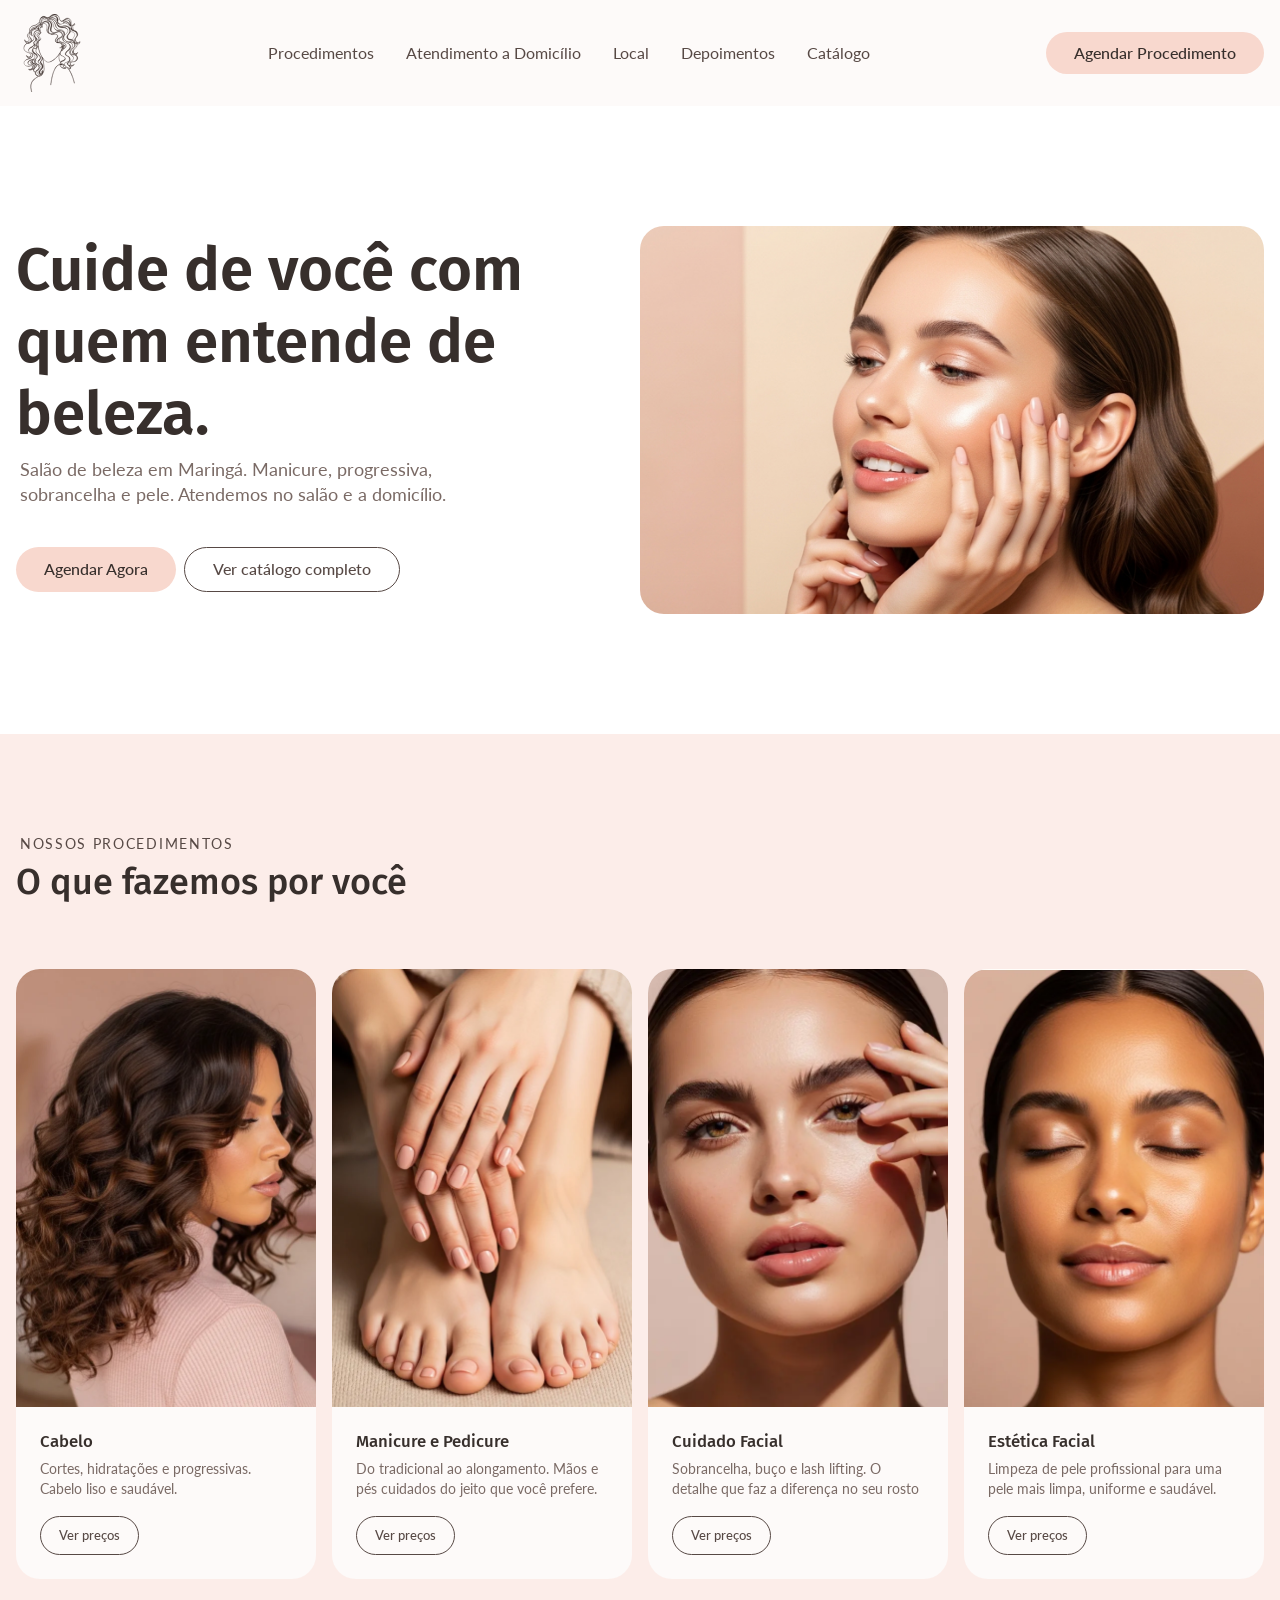
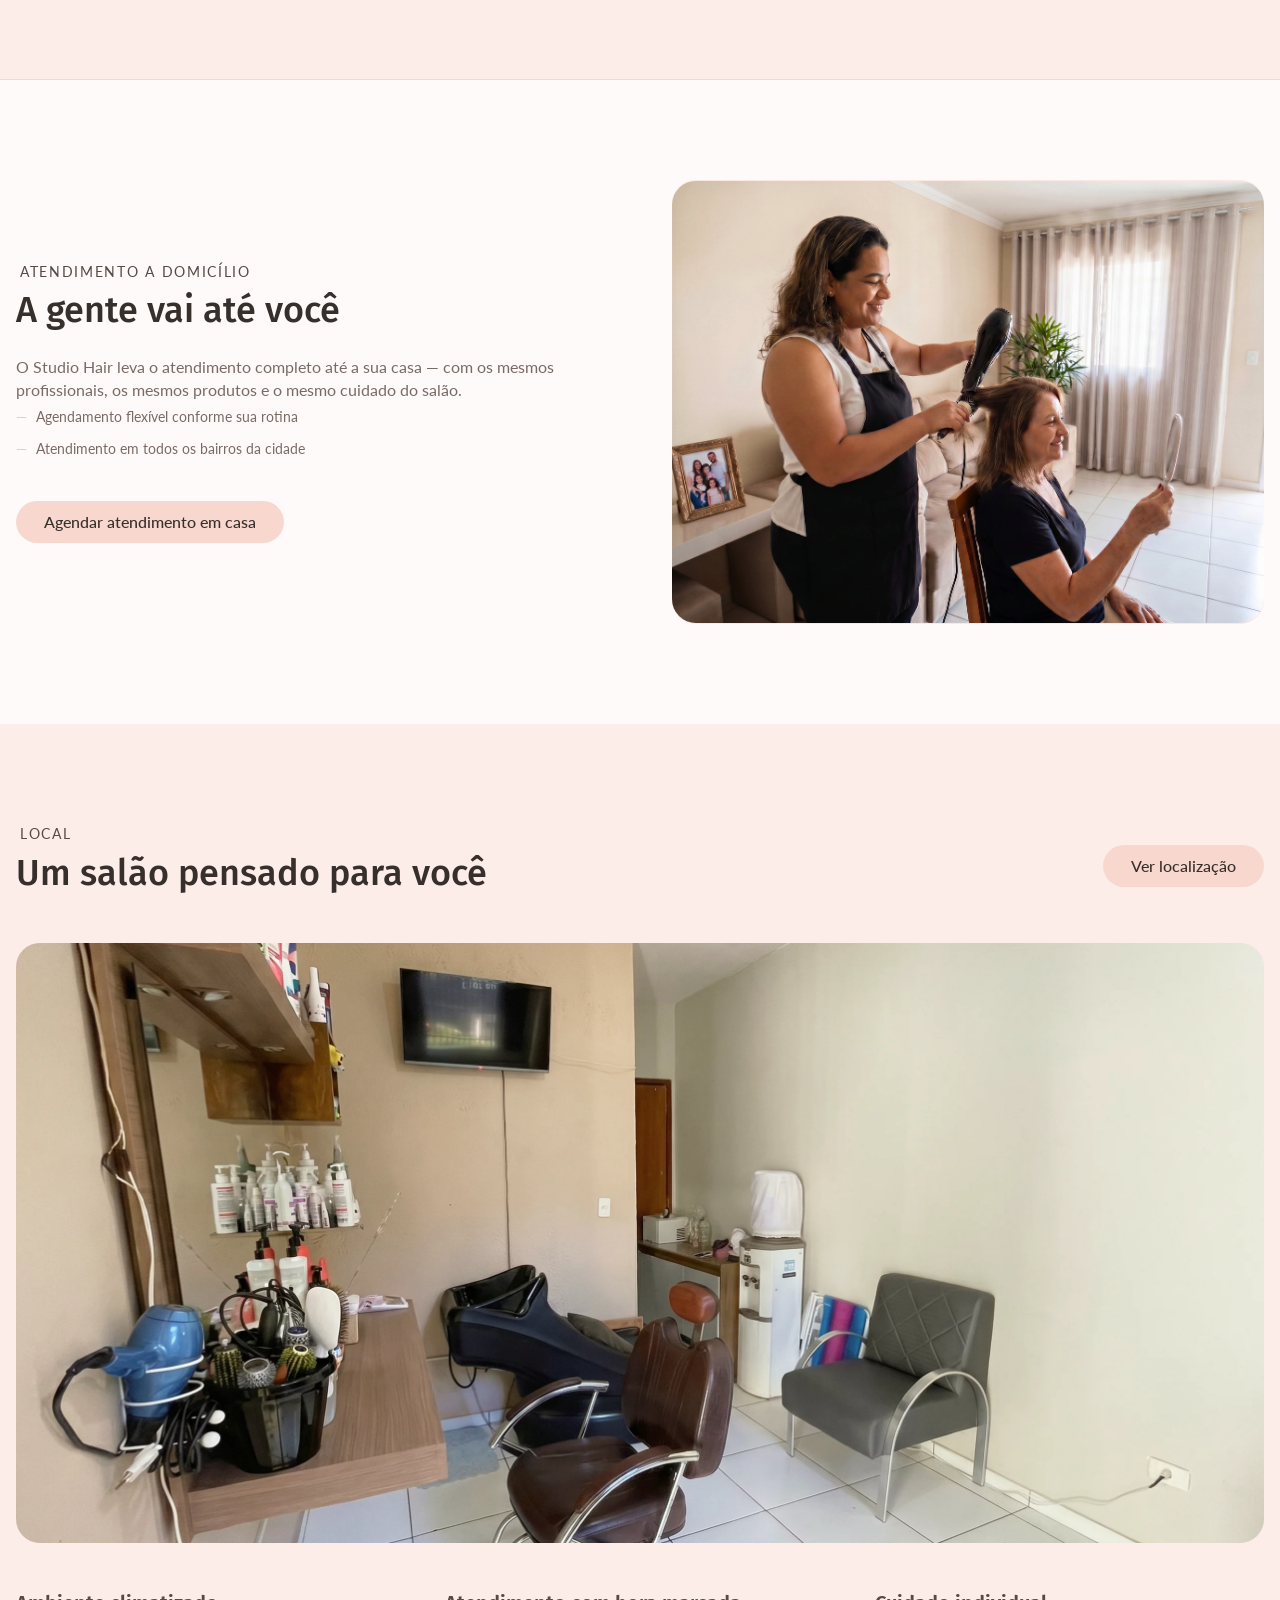
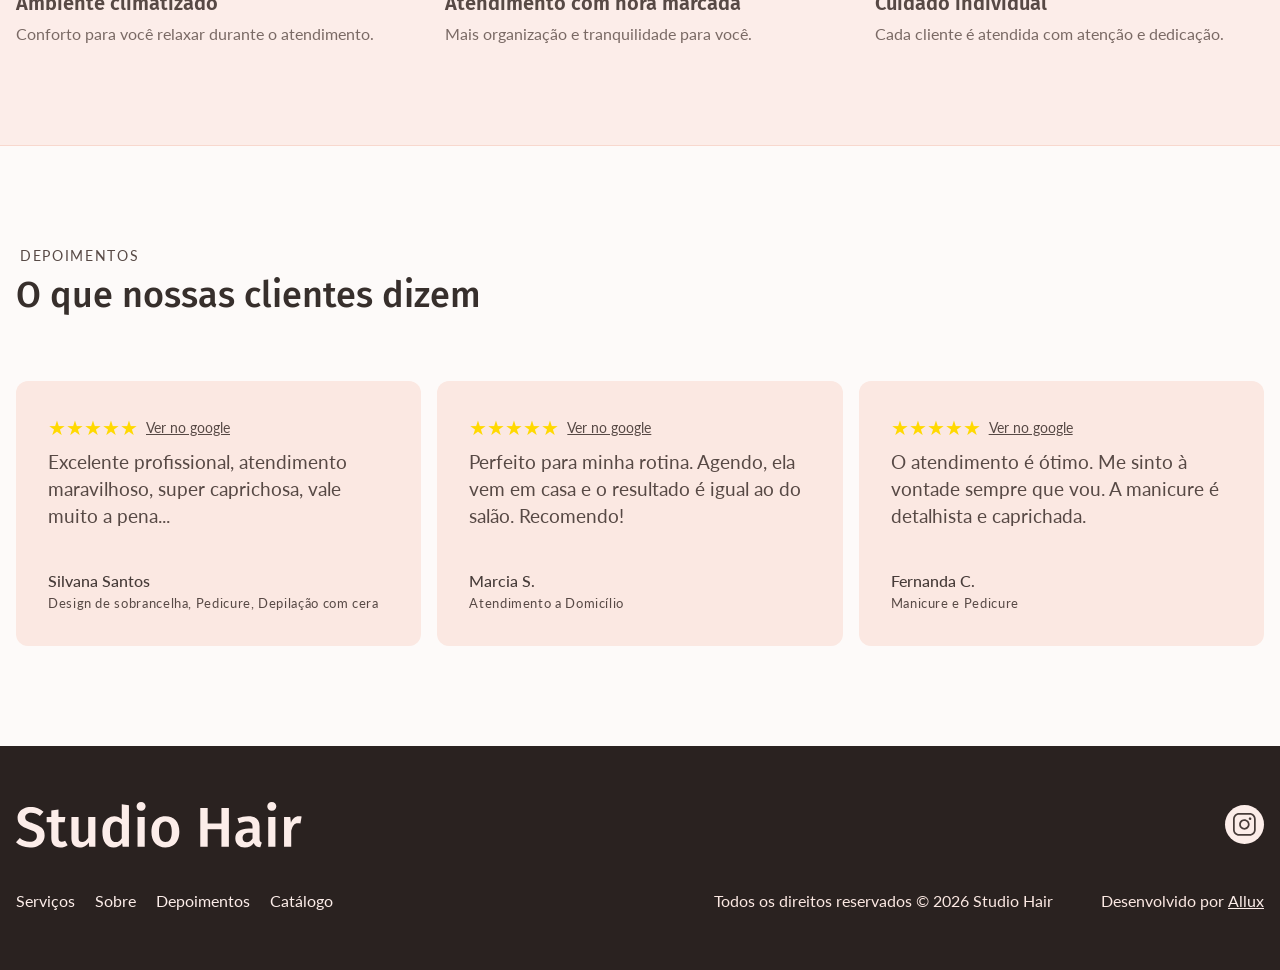
<file: index.html>
<!DOCTYPE html>
<html lang="pt-BR">

<head>
  <meta charset="UTF-8">
  <meta name="viewport" content="width=device-width, initial-scale=1.0">
  <title>Studio Hair — Salão de Beleza em Maringá</title>

  <!-- Meta description -->
  <meta name="description" content="Salão de beleza em Maringá. Manicure, progressiva, sobrancelha e pele. Atendimento no salão e a domicílio. Preços transparentes, profissionais de confiança.">

  <!-- Canonical -->
  <link rel="canonical" href="https://zambianchi-dev.github.io/Studio-Hair/index.html">

  <!-- Favicon -->
  <link rel="icon" href="./assets/svg/favicon.svg" type="image/svg+xml">

  <!-- Open Graph -->
  <meta property="og:title" content="Studio Hair — Salão de Beleza em Maringá">
  <meta property="og:description" content="Manicure, progressiva, sobrancelha e pele. Atendimento em Maringá no salão e a domicílio .">
  <meta property="og:image" content="https://zambianchi-dev.github.io/Studio-Hair/assets/img/hero-woman.jpg">
  <meta property="og:url" content="https://zambianchi-dev.github.io/Studio-Hair/">
  <meta property="og:type" content="website">
  <meta property="og:locale" content="pt_BR">

  <!-- JSON-LD LocalBusiness -->
  <script type="application/ld+json">
  {
    "@context": "https://schema.org",
    "@type": "BeautySalon",
    "name": "Studio Hair",
    "description": "Salão de beleza em Maringá. Manicure, progressiva, sobrancelha e pele. Atendimento no salão e a domicílio.",
    "url": "https://zambianchi-dev.github.io/Studio-Hair/",
    "telephone": "+55[NUMERO_WHATSAPP]",
    "address": {
      "@type": "PostalAddress",
      "streetAddress": "Rua Rio Taperoá, 255",
      "addressLocality": "Maringá",
      "addressRegion": "PR",
      "postalCode": "87043-290",
      "addressCountry": "BR"
    },
    "sameAs": [
      "https://www.instagram.com/valdineiagoncalves777/"
    ],
    "priceRange": "R$35 – R$300"
  }
  </script>

  <link rel="preconnect" href="https://fonts.googleapis.com">
  <link rel="preconnect" href="https://fonts.gstatic.com" crossorigin>
  <link href="https://fonts.googleapis.com/css2?family=Fira+Sans:wght@400;500;600;700&family=Lato:wght@400;700&display=swap" rel="stylesheet">
  <link rel="stylesheet" href="./css/style.min.css">

</head>

<body>

  <!-- ===================== HEADER ===================== -->
  <header>
    <div class="container nav-inner">
      <a href="index.html" class="nav-logo"><img src="./assets/svg/logo.svg" alt="Studio Hair — Salão de Beleza"></a>
      <nav aria-label="Menu principal">
        <ul class="nav-links">
          <li><a href="https://studiohair.github.io/studiohair/#procedimentos">Procedimentos</a></li>
          <li><a href="https://studiohair.github.io/studiohair/#domicilio">Atendimento a Domicílio</a></li>
          <li><a href="https://studiohair.github.io/studiohair/#local">Local</a></li>
          <li><a href="https://studiohair.github.io/studiohair/#depoimentos">Depoimentos</a></li>
          <li><a href="https://studiohair.github.io/studiohair/catalogo/">Catálogo</a></li>
        </ul>
      </nav>
      <a href="https://wa.me/554491032830?text=Ol%C3%A1%20Valdineia%2C%20vim%20pelo%20site!%20Gostaria%20de%20marcar%20um%20hor%C3%A1rio." class="btn btn-primary nav-cta" target="_blank" rel="noopener">
        Agendar Procedimento
      </a>
      <div class="hamburger" id="hamburger" aria-label="Abrir menu" role="button" aria-expanded="false">
        <span class="line-1"></span>
        <span class="line-2"></span>
      </div>
    </div>
  </header>

  <div class="mobile-overlay" id="mobileMenu" aria-hidden="true">
    <div class="mobile-overlay__content">
      <h4>Menu</h4>
      <nav class="mobile-overlay__nav" aria-label="Menu mobile">
        <ul class="mobile-overlay__list">
          <li class="mobile-overlay__itens">
            <a class="mobile-overlay__link" href="#procedimentos">Procedimentos</a>
          </li>
          <li class="mobile-overlay__itens"><a href="#domicilio">Atendimento a Domicílio</a></li>
          <li class="mobile-overlay__itens"><a href="#local">Local</a></li>
          <li class="mobile-overlay__itens"><a href="#depoimentos">Depoimentos</a></li>
          <li class="mobile-overlay__itens"><a href="./catalogo/index.html">Catálogo</a></li>
        </ul>
      </nav>
      <a href="https://www.instagram.com/valdineiagoncalves777/" class="social-icon" target="_blank" rel="noopener" aria-label="Instagram do Studio Hair">
        <img src="./assets/svg/InstagramLogo.svg" alt="Instagram">
      </a>
    </div>
  </div>

  <main>

    <!-- ===================== HERO ===================== -->
    <section id="inicio" class="hero">
      <div class="container hero-container">
        <div class="hero-inner">
          <p class="section-label"></p>
          <h1>Cuide de você com quem entende de beleza.</h1>
          <p class="hero-sub">
            Salão de beleza em Maringá. Manicure, progressiva, sobrancelha e pele. Atendemos no salão e a domicílio.
          </p>
          <div class="hero-actions">
            <a href="https://wa.me/554491032830?text=Ol%C3%A1%20Valdineia%2C%20vim%20pelo%20site!%20Gostaria%20de%20marcar%20um%20hor%C3%A1rio." class="btn btn-primary" target="_blank" rel="noopener">
              Agendar Agora
            </a>
            <a href="./catalogo/index.html" class="btn btn-outline">
              Ver catálogo completo
            </a>
          </div>
        </div>
        <div class="img-hero">
          <img src="./assets/img/hero-woman.jpg" alt="Mulher com cabelo liso e bem cuidado — Studio Hair Maringá">
        </div>
      </div>
    </section>

    <!-- ===================== SERVIÇOS ===================== -->
    <section id="procedimentos" class="section-services">
      <div class="container">
        <div class="section-header">
          <p class="section-label">Nossos Procedimentos</p>
          <h2>O que fazemos por você</h2>
        </div>
        <div class="services-grid">

          <div class="service-card">
            <div><img src="./assets/img/cabelo.webp" alt="Procedimento de cabelo — progressiva e hidratação no Studio Hair"></div>
            <div class="service-card__text">
              <h3>Cabelo</h3>
              <p>Cortes, hidratações e progressivas. Cabelo liso e saudável.</p>
              <a class="btn btn-outline" href="https://studiohair.github.io/studiohair/catalogo/#cabelo">Ver preços</a>
            </div>
          </div>

          <div class="service-card">
            <div><img src="./assets/img/manicure.webp" alt="Manicure e pedicure — esmaltação em gel e alongamento no Studio Hair"></div>
            <div class="service-card__text">
              <h3>Manicure e Pedicure</h3>
              <p>Do tradicional ao alongamento. Mãos e pés cuidados do jeito que você prefere.</p>
              <a class="btn btn-outline" href="https://studiohair.github.io/studiohair/catalogo/#ManicurePedicure">Ver preços</a>
            </div>
          </div>

          <div class="service-card">
            <div><img src="./assets/img/embelezamento.webp" alt="Cuidado facial — design de sobrancelha e lash lifting no Studio Hair"></div>
            <div class="service-card__text">
              <h3>Cuidado Facial</h3>
              <p>Sobrancelha, buço e lash lifting. O detalhe que faz a diferença no seu rosto</p>
              <a class="btn btn-outline" href="https://studiohair.github.io/studiohair/catalogo/#CuidadoFacial">Ver preços</a>
            </div>
          </div>

          <div class="service-card">
            <div><img src="./assets/img/estetica.webp" alt="Estética facial — limpeza de pele profissional no Studio Hair Maringá"></div>
            <div class="service-card__text">
              <h3>Estética Facial</h3>
              <p>Limpeza de pele profissional para uma pele mais limpa, uniforme e saudável.</p>
              <a class="btn btn-outline" href="https://studiohair.github.io/studiohair/catalogo/#EsteticaFacialFuncional">Ver preços</a>
            </div>
          </div>

        </div>
      </div>
    </section>

    <!-- ===================== DOMICÍLIO ===================== -->
    <section id="domicilio" class="section-domicilio">
      <div class="container">
        <div class="domicilio-inner">
          <div class="domicilio-content">
            <p class="section-label">Atendimento a domicílio</p>
            <h2>A gente vai até você</h2>
            <p>
              O Studio Hair leva o atendimento completo até a sua casa —
              com os mesmos profissionais, os mesmos produtos e o mesmo cuidado do salão.
            </p>
            <ul class="domicilio-bullets">
              <li>Agendamento flexível conforme sua rotina</li>
              <li>Atendimento em todos os bairros da cidade</li>
            </ul>
            <a href="https://wa.me/554491032830?text=Ol%C3%A1%20Valdineia%2C%20vim%20pelo%20site!%20Gostaria%20de%20marcar%20um%20atendimento%20a%20domic%C3%ADlio." class="btn btn-primary" target="_blank" rel="noopener">
              Agendar atendimento em casa
            </a>
          </div>
          <div class="domicilio-visual" aria-label="Foto ilustrativa de atendimento a domicílio">
            <img src="./assets/img/atendimento-domicilio.webp" alt="Valdineia Gonçalves profissional do salão studio hair atendendo uma cliente a domicílio">
          </div>
        </div>
      </div>
    </section>

    <!-- ===================== LOCAL ===================== -->
    <section id="local" class="section-sobre">
      <div class="container">
        <div class="sobre-inner">
          <div>
            <div>
              <p class="section-label">Local</p>
              <h2>Um salão pensado para você</h2>
            </div>
            <a href="https://maps.app.goo.gl/TB5JfT5xvoV5wqeU9" class="btn btn-primary sobre" target="_blank" rel="noopener">
              Ver localização
            </a>
          </div>

          <div class="sobre-photo">
            <img src="./assets/img/salao-studiohair.webp" alt="Foto do salão Studio Hair em Maringá">
          </div>

          <div class="sobre-content">
            <div>
              <h3>Ambiente climatizado</h3>
              <p>Conforto para você relaxar durante o atendimento.</p>
            </div>
            <div>
              <h3>Atendimento com hora marcada</h3>
              <p>Mais organização e tranquilidade para você.</p>
            </div>
            <div>
              <h3>Cuidado individual</h3>
              <p>Cada cliente é atendida com atenção e dedicação.</p>
            </div>
          </div>
        </div>
      </div>
    </section>

    <!-- ===================== DEPOIMENTOS ===================== -->
    <section id="depoimentos" class="section-depoimentos">
      <div class="container">
        <div class="section-header">
          <p class="section-label">Depoimentos</p>
          <h2>O que nossas clientes dizem</h2>
        </div>
        <div class="depoimentos-grid">

          <div class="depoimento-card">
            <div>
              <div class="star-google">
                <p>★★★★★</p>
                <a href="https://share.google/FZZoZ2Myf3uVTY2MH">Ver no google</a>
              </div>
              <p class="depoimento-text">Excelente profissional, atendimento maravilhoso, super caprichosa, vale muito a pena...</p>
            </div>
            <div class="depoimento-author">
              <strong>Silvana Santos</strong>
              <span>Design de sobrancelha, Pedicure, Depilação com cera</span>
            </div>
          </div>

          <div class="depoimento-card">
            <div>
              <div class="star-google">
                <p>★★★★★</p>
                <a href="http://">Ver no google</a>
              </div>
              <p class="depoimento-text">Perfeito para minha rotina. Agendo, ela vem em casa e o resultado é igual ao do salão. Recomendo!</p>
            </div>
            <div class="depoimento-author">
              <strong>Marcia S.</strong>
              <span>Atendimento a Domicílio</span>
            </div>
          </div>

          <div class="depoimento-card">
            <div>
              <div class="star-google">
                <p>★★★★★</p>
                <a href="http://">Ver no google</a>
              </div>
              <p class="depoimento-text">O atendimento é ótimo. Me sinto à vontade sempre que vou. A manicure é detalhista e caprichada.</p>
            </div>
            <div class="depoimento-author">
              <strong>Fernanda C.</strong>
              <span>Manicure e Pedicure</span>
            </div>
          </div>

        </div>
      </div>
    </section>

  </main>

  <!-- ===================== FOOTER ===================== -->
  <footer>
    <div class="container footer-container">
      <div class="footer-content">
        <a href="index.html"><img src="./assets/svg/logo-escrita.svg" alt="Studio Hair" class="logo-footer"></a>
        <a href="https://www.instagram.com/valdineiagoncalves777/" class="social-icon" target="_blank" rel="noopener" aria-label="Instagram do Studio Hair">
          <img src="./assets/svg/InstagramLogo.svg" alt="Instagram">
        </a>
      </div>
      <div class="footer-content">
        <nav aria-label="Links do rodapé">
          <ul class="nav-links-footer">
            <li><a href="#procedimentos">Serviços</a></li>
            <li><a href="#local">Sobre</a></li>
            <li><a href="#depoimentos">Depoimentos</a></li>
            <li><a href="./catalogo/index.html">Catálogo</a></li>
          </ul>
        </nav>
        <a href="index.html"><img src="./assets/svg/logo-escrita.svg" alt="Studio Hair" class="logo-footer-mobile"></a>
        <div class="politica-footer">
          <span>Todos os direitos reservados © 2026 Studio Hair</span>
          <span>Desenvolvido por <a href="https://allux.dev.br/">Allux</a></span>
        </div>
      </div>
    </div>
  </footer>

  <script src="./js/app.js" defer></script>

</body>

</html>
</file>
<file: css/style.min.css>
:root{--color-primary:#372f2c;--color-secondary:#574945;--color-accent:#f6c9bb;--color-accent-mid:#f8d8ce;--color-surface:#fbe8e2;--color-bg-alt:#fcede9;--color-bg:#fdfaf9;--color-text:#372f2c;--color-text-muted:#7a6a65;--font-heading:"Fira Sans",sans-serif;--font-body:"Lato",sans-serif;--space-xs:8px;--space-sm:16px;--space-md:32px;--space-lg:64px;--space-xl:96px;--space-2xl:128px;--max-width:1300px;--radius-sm:6px;--radius-md:12px;--radius-lg:24px}*,::after,::before{box-sizing:border-box;margin:0;padding:0}html{scroll-behavior:smooth;font-size:16px}body{font-family:var(--font-body);color:var(--color-text);line-height:1.65;-webkit-font-smoothing:antialiased}img{display:block;max-width:100%}a{color:inherit;text-decoration:none;font-family:Lato}.row{display:flex;flex-direction:row}.column{display:flex;flex-direction:column}.gap-8{gap:8px}.gap-16{gap:16px}.gap-24{gap:24px}h1,h2,h3,h4{font-family:var(--font-heading);font-weight:500;line-height:1.2;color:var(--color-primary)}h1{font-size:clamp(2rem, 6vw, 3.25rem)}h2{font-size:clamp(1.5rem, 4vw, 2.25rem)}h3{font-size:clamp(1.1rem, 2.5vw, 1.4rem);font-weight:500}p{line-height:1.4;color:var(--color-text-muted)}#depoimentos,#domicilio,#local,#procedimentos{scroll-margin-top:64px}.container{width:100%;max-width:1300px;margin:0 auto;padding:0 var(--space-sm)}.section-label{font-family:var(--font-body);font-size:.75rem;font-weight:500;letter-spacing:.12em;text-transform:uppercase;color:var(--color-secondary);margin-bottom:var(--space-xs)}.btn{display:inline-flex;align-items:center;gap:6px;font-family:Lato;font-size:1rem;font-weight:500;padding:8px 28px;border-radius:90px;border:none;cursor:pointer;text-decoration:none;transition:opacity .3s ease,transform .3s ease;white-space:nowrap}.btn:hover{opacity:.88;transform:translateY(-1px)}.btn-primary{background:var(--color-accent-mid);color:#372f2c}.btn-outline{background:0 0;color:var(--color-secondary);border:1px solid var(--color-secondary)}.btn-accent{background:var(--color-accent);color:var(--color-primary)}header{position:sticky;top:0;z-index:100;background:var(--color-bg);padding:14px 0}.nav-inner{display:flex;align-items:center;justify-content:space-between}.nav-logo{font-family:var(--font-heading);font-size:1.2rem;font-weight:600;color:var(--color-primary);letter-spacing:.04em}.nav-links{display:flex;list-style:none;gap:var(--space-md)}.nav-links a{font-size:1rem;font-weight:400;color:var(--color-secondary);transition:color .3s}.nav-links a:hover{color:var(--color-primary)}.hamburger{display:none;cursor:pointer;flex-direction:column;gap:6px;z-index:9999}.hamburger span{width:22px;height:2px;border-radius:4px;background:var(--color-primary);transform-origin:25%;transition:all .3s ease}.hamburger.active .line-1{rotate:45deg}.hamburger.active .line-2{rotate:-45deg}.mobile-overlay{position:fixed;top:0;left:0;width:100%;height:100%;background:#fff;z-index:9998;transform:translate(100%,102px);transition:transform .4s cubic-bezier(.8, 0, .2, 1);display:flex;flex-direction:column;font-family:atten-new,Sans-serif}.mobile-overlay.active{transform:translate(0,90px)}.mobile-overlay__nav a,.mobile-overlay__nav ul{font-size:20px;color:var(--color-text);list-style:none;padding:0;margin:0;text-align:center}.mobile-overlay__content{display:flex;flex-direction:column;align-items:center;padding:116px 0;gap:24px}.mobile-overlay__content h4{font-size:24px}.mobile-overlay__nav{margin-bottom:24px}.mobile-overlay__list{display:flex;flex-direction:column;gap:24px}@media (max-width:768px){.nav-links{display:none}.hamburger{display:flex;cursor:pointer;flex-direction:column;gap:6px;z-index:9999}}.hero{padding:clamp(60px,10vw,120px) 0;overflow:hidden}.hero-container{display:grid!important;grid-template-columns:1fr 1fr}.img-hero img{border-radius:24px;height:100%;object-fit:cover}.hero-inner{display:flex;flex-direction:column;max-width:660px}.hero h1{font-size:clamp(2.25rem, 7vw, 3.75rem);font-weight:600;color:var(--color-primary);margin-bottom:8px}.hero h1 em{font-style:normal;font-weight:400;color:var(--color-secondary)}.section-label{font-size:14px;font-weight:400;letter-spacing:5%;margin-left:4px;color:var(--color-secondary)}.hero-sub{font-size:1.1rem;font-weight:400;color:var(--color-text-muted);margin-left:4px;margin-bottom:32px;max-width:480px}.hero-actions{display:flex;flex-wrap:wrap;gap:var(--space-xs);margin-top:var(--space-xs)}.hero{position:relative}@media (max-width:1024px){.hero-container{grid-template-columns:1fr}.img-hero img{display:none}}.section-services{padding:clamp(60px,8vw,100px) 0;background:var(--color-bg-alt)}.section-header{margin-bottom:clamp(var(--space-md),5vw,var(--space-lg))}.section-header h2{margin-bottom:var(--space-xs)}.services-grid{display:grid;grid-template-columns:1fr;gap:var(--space-sm)}.service-card{background:var(--color-bg);border-radius:24px;display:flex;flex-direction:column;transition:box-shadow .2s ease,transform .2s ease}.service-card img{width:100%;object-fit:cover;border-radius:24px 24px 0 0}.service-card:nth-child(2) div img{object-position:bottom}.service-card:nth-child(3) div img{object-position:top}.service-card:nth-child(4) div img{object-position:center}.service-card .service-card__text{display:flex;flex-direction:column;padding:24px;gap:8px}.service-card:hover{box-shadow:var(--shadow-md);transform:translateY(-2px)}.service-card h3{font-size:1.05rem;color:var(--color-primary)}.service-card p{font-size:.9rem;flex:1}.service-card .btn{align-self:flex-start;margin-top:8px;padding:8px 18px;font-size:.82rem}@media (max-width:768px){.services-grid{grid-template-columns:1fr}.service-card img{max-height:448px}}@media (min-width:1024px){.services-grid{grid-template-columns:repeat(4,1fr)}}.section-domicilio{padding:clamp(60px,8vw,100px) 0;background:var(--color-bg);border-top:1px solid var(--color-accent-mid)}.domicilio-inner{display:grid;grid-template-columns:1fr;gap:var(--space-lg);align-items:center}.domicilio-content{display:flex;flex-direction:column}.section-domicilio img{border-radius:24px}.domicilio-content .section-label{margin-bottom:8px}.domicilio-content h2{margin-bottom:24px}.domicilio-bullets{list-style:none;display:flex;flex-direction:column;gap:8px;margin:4px 0 40px 0}.domicilio-bullets li{font-size:.9rem;color:var(--color-text-muted);padding-left:20px;position:relative}.domicilio-bullets li::before{content:"—";position:absolute;left:0;color:var(--color-accent);font-weight:600}.domicilio-content a{align-self:flex-start}.domicilio-visual{background:var(--color-surface);border-radius:var(--radius-lg);aspect-ratio:4/3;display:flex;align-items:center;justify-content:center;color:var(--color-text-muted);font-size:.875rem;font-style:italic}@media (min-width:860px){.domicilio-inner{grid-template-columns:1fr 1fr}}.section-sobre{padding:clamp(60px,8vw,100px) 0;background:var(--color-bg-alt)}.sobre-inner{display:flex;flex-direction:column;gap:48px;align-items:start}.sobre-inner>div{width:100%;display:flex;align-items:end;justify-content:space-between}.btn-primary.sobre{margin-bottom:8px}.sobre-photo{background:var(--color-surface);border-radius:var(--radius-lg);width:100%;height:600px;display:flex;align-items:center;justify-content:center;color:var(--color-text-muted);font-size:.875rem;font-style:italic}.sobre-photo img{width:100%;height:100%;border-radius:24px;object-fit:cover!important}.sobre-content{width:100%;display:flex;flex-direction:row;justify-content:space-between;flex-wrap:wrap;gap:40px}.sobre-content div{flex:1 1 300px}.sobre-content h3{font-size:20px;font-weight:600;margin-bottom:8px;color:var(--color-secondary)}@media (max-width:768px){.sobre-inner{grid-template-columns:280px 1fr}.sobre-h1{display:flex;flex-direction:column;align-items:start!important;gap:24px}.sobre-photo{height:342px}}.section-depoimentos{padding:clamp(60px,8vw,100px) 0;background:var(--color-bg);border-top:1px solid var(--color-accent-mid)}.depoimentos-grid{display:grid;grid-template-columns:1fr;gap:var(--space-sm)}.depoimento-card{background:var(--color-surface);border-radius:var(--radius-md);padding:var(--space-md);display:flex;flex-direction:column;gap:var(--space-xs)}.depoimento-text{font-size:1.2rem;color:var(--color-secondary);flex:1;margin-bottom:32px}.star-google{display:flex;flex-direction:row;justify-content:start;align-items:center;gap:8px;margin-bottom:8px}.star-google p{font-size:20px;color:#ffd900}.star-google a{font-family:Lato;font-size:14px;line-height:19px;text-decoration:underline;color:var(--color-secondary);transition:.3s ease}.star-google a:hover{color:var(--color-primary)}.depoimento-author{display:flex;flex-direction:column;gap:2px}.depoimento-author strong{font-size:1rem;font-weight:500;font-family:Lato;line-height:21px;color:#473c39}.depoimento-author span{font-size:.8rem;color:var(--color-secondary);font-family:Lato;letter-spacing:.05em}@media (min-width:600px){.depoimentos-grid{grid-template-columns:1fr 1fr}}@media (min-width:1024px){.depoimentos-grid{grid-template-columns:repeat(3,1fr)}}.icon-up{display:flex;place-self:end;padding:16px;border-radius:100px;justify-content:center;align-items:center;background:#372f2c;position:fixed;bottom:16px;right:16px;z-index:9999;transition:background .3s ease}.icon-up:hover{background:#f8d8ce}.icon-up svg{width:28px;height:28px}.icon-up svg path{stroke:#fdfaf9;transition:stroke .3s ease}.icon-up:hover svg path{stroke:#372f2c}footer{background:#2a2220;padding:56px 0;text-align:center}.footer-container{display:flex;flex-direction:column;gap:40px}.footer-content{display:flex;justify-content:space-between;align-items:center;flex-wrap:wrap}.social-icon{padding:8px;background:var(--color-bg-alt);border-radius:100px}footer ul{display:flex;gap:20px}footer li{list-style:none;color:var(--color-bg-alt);transition:all .3s}footer li:hover{opacity:.9}footer a{color:var(--color-bg-alt);transition:all .3s}footer a:hover{color:var(--color-bg-alt);opacity:.8}.politica-footer{display:flex;gap:48px;color:var(--color-surface)}.politica-footer a{text-decoration:underline}.logo-footer-mobile{display:none;margin-bottom:32px}@media (max-width:768px){.footer-container{gap:24px}.footer-content{justify-content:center}footer ul{margin-bottom:24px}.logo-footer{display:none}.logo-footer-mobile{display:flex}.politica-footer{flex-direction:column;justify-content:center;align-items:center;gap:8px}footer span{color:var(--color-bg-alt);font-size:.8rem}}#Cabelo,#CuidadoFacial,#EsteticaFacialFuncional,#ManicurePedicure{display:none}#Cabelo.active,#CuidadoFacial.active,#EsteticaFacialFuncional.active,#ManicurePedicure.active{display:grid}.catalog-header__container{display:flex;flex-direction:column;gap:48px;justify-content:center;align-items:center;margin-top:104px!important}.category-pills{display:grid;grid-template-columns:repeat(4,1fr);gap:16px}.category-pills .pill{padding:8px 32px;border-radius:32px;border:1px solid #372f2c;background:0 0;color:#372f2c;font-size:18px;font-weight:400;transition:.3s ease;cursor:pointer}.pill:hover{background:#372f2c;color:#fcf4f1}.category-pills .pill.active{padding:6px 32px;border-radius:32px;border:1px solid #372f2c;background:#372f2c;color:#fef5f2;font-size:18px;font-weight:400}.catalog__container{display:grid;max-width:1300px;grid-template-columns:repeat(auto-fit,minmax(340px,400px));gap:34px;padding:104px 0!important;align-self:center}@media (max-width:768px){.catalog-header__container{gap:24px;margin-top:64px!important}.category-pills{gap:8px;grid-template-columns:repeat(2,1fr)}.category-pills .pill{padding:8px 8px;font-size:14px;text-align:center}.category-pills .pill.active{font-size:14px;padding:8px 8px}.catalog__container{max-width:358px;padding:56px 0!important}}.swiper{width:auto;height:388px}.swiper-slide img{width:100%;height:100%;object-fit:cover!important;border-radius:16px 16px 0 0}.swiper-slide{position:relative}.swiper-slide.antes::before{content:"Antes";width:auto;position:absolute;right:16px;top:16px;background:#fcf4f1;border-radius:32px;padding:8px 16px 8px 16px;font-family:Lato;font-size:18px;line-height:19px;color:#372f2c}.swiper-slide.depois::before{content:"Depois";width:auto;position:absolute;right:16px;top:16px;background:#fcf4f1;border-radius:32px;padding:8px 16px 8px 16px;font-family:Lato;font-size:18px;line-height:19px;color:#372f2c}.swiper-pagination{width:auto!important;border-radius:90px;background:#fcf4f1;text-align:center;left:50%!important;transform:translateX(-50%);padding:2px}.swiper-pagination-bullet{width:12px;height:12px;background:#817673;opacity:.5}.swiper-pagination-bullet-active{width:12px;height:12px;background:#817673;opacity:1}.swiper-button-next,.swiper-button-prev{display:none}.card-procedures{width:auto;max-width:412px}.card-procedures__content{padding:24px;border-radius:0 0 16px 16px;background:#fcf4f1}.card-procedures__content h3{color:#372f2c;text-align:center;margin-bottom:24px;margin-left:6px}.price-table{width:100%;margin:0 auto;background:#fff;border-radius:16px;overflow:hidden;padding:24px 24px 18px 24px}table{width:100%;border-collapse:collapse;table-layout:fixed}td:first-child,th:first-child{width:35%;text-align:left}td:nth-child(2),th:nth-child(2){width:35%;text-align:left}td:nth-child(3),th:nth-child(3){width:25%;text-align:left}thead{width:100%;position:relative}thead::after{content:"";width:100%;height:1px;position:absolute;background:linear-gradient(90deg,rgba(0,0,0,.02),rgba(0,0,0,.06),rgba(0,0,0,.02))}th{padding-bottom:4px!important;text-align:left;font-weight:700;font-size:18px;color:#372f2c}tbody tr:first-child td{padding-top:8px!important}td:first-child{font-size:16px;font-weight:500;color:#372f2c;font-family:Lato}td:nth-child(2),td:nth-child(3){font-weight:400;color:#757373}
</file>
